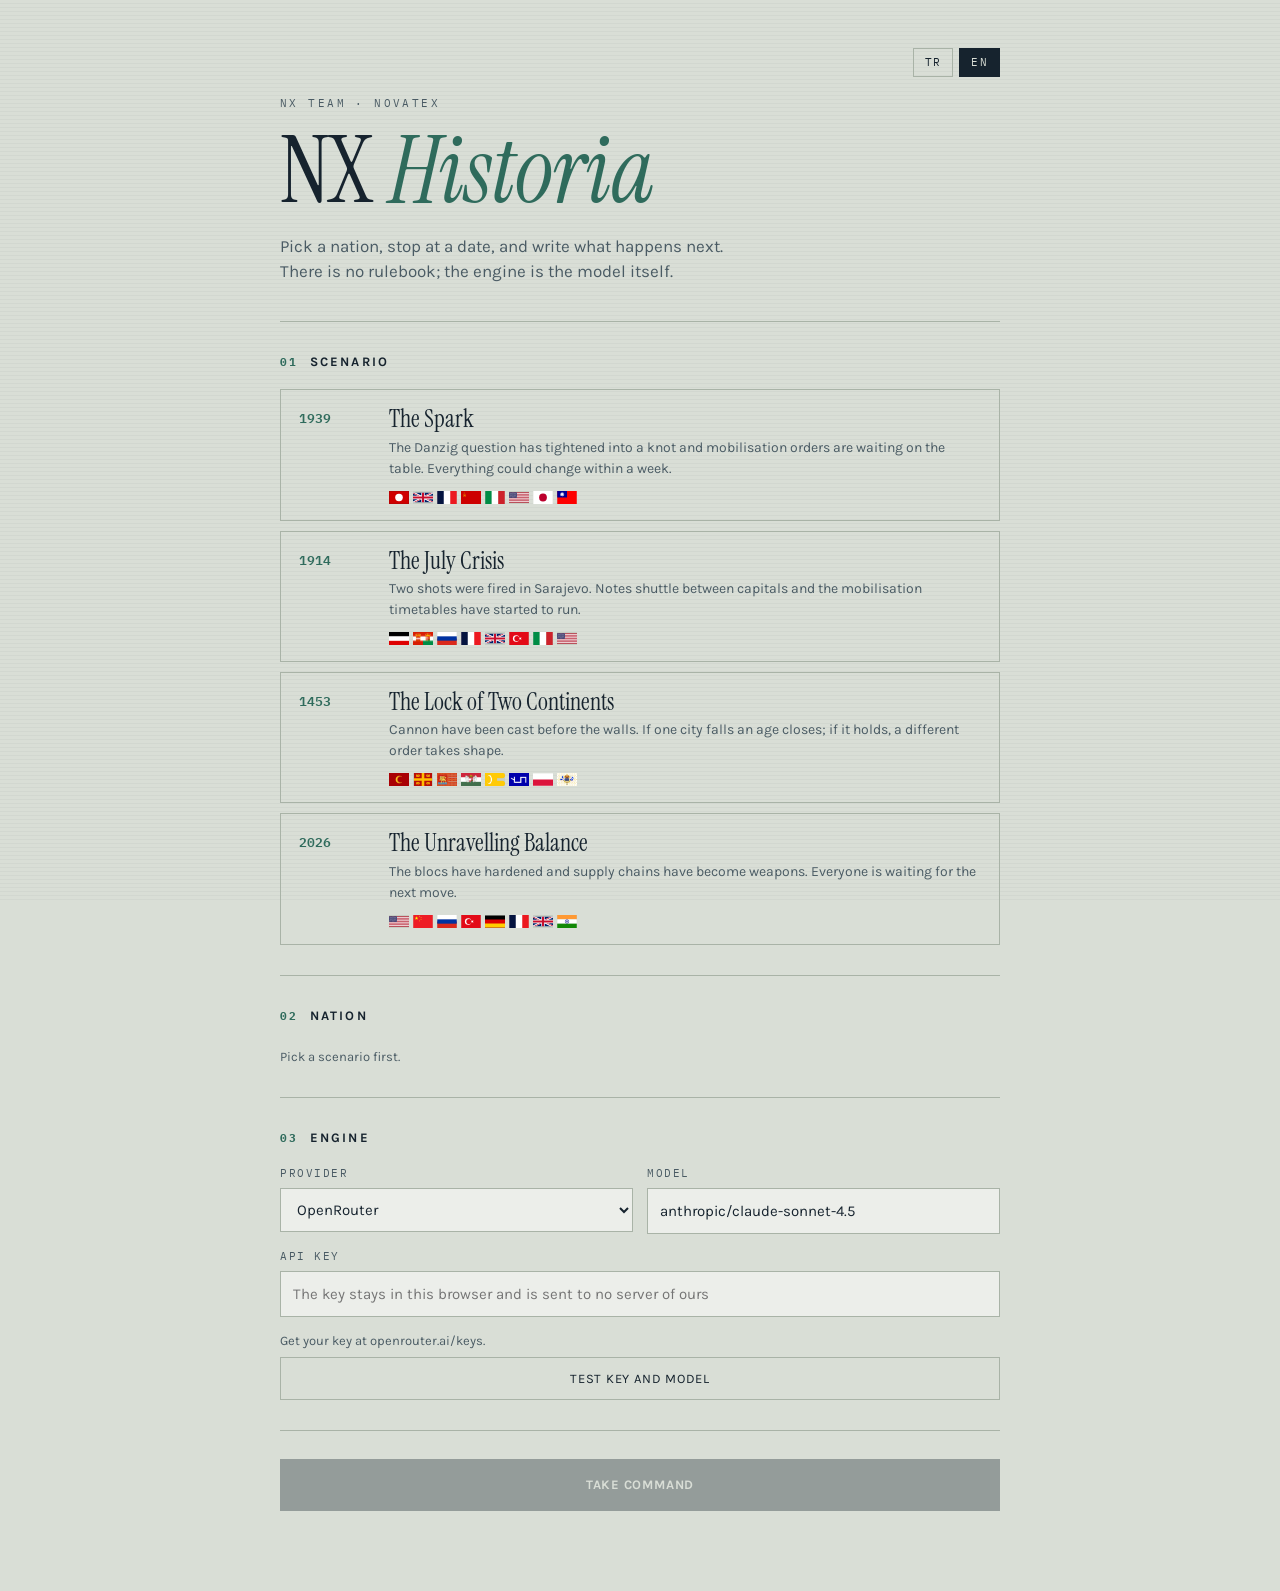
<file: index.html>
<!DOCTYPE html>
<html lang="tr">
<head>
<meta charset="utf-8">
<meta name="viewport" content="width=device-width, initial-scale=1, viewport-fit=cover">
<title>NX Historia — Alternatif tarih kum havuzu</title>
<meta name="description" content="Bir ülke ve bir tarih seç, emirlerini kendi cümlelerinle yaz, dünyanın nasıl değiştiğini gör.">
<link rel="preconnect" href="https://fonts.googleapis.com">
<link rel="preconnect" href="https://fonts.gstatic.com" crossorigin>
<link href="https://fonts.googleapis.com/css2?family=Instrument+Serif:ital@0;1&family=Karla:wght@400;500;700&family=IBM+Plex+Mono:wght@400;500;600&display=swap" rel="stylesheet">
<link rel="icon" href="data:image/svg+xml,%3Csvg xmlns='http://www.w3.org/2000/svg' viewBox='0 0 60 60'%3E%3Crect width='60' height='60' fill='%2316232e'/%3E%3Ctext x='30' y='42' font-family='Georgia,serif' font-size='38' fill='%232f6b5c' text-anchor='middle'%3EH%3C/text%3E%3C/svg%3E">
<link rel="stylesheet" href="assets/css/style.css?v=7">
</head>
<body>

<div id="setup" class="setup">
  <div class="setup-inner">
    <div class="lang-switch" id="langSwitch"></div>
    <header class="setup-head">
      <p class="eyebrow" data-i18n="eyebrow">NX TEAM · NOVATEX</p>
      <h1 class="wordmark">NX <em>Historia</em></h1>
      <p class="lede" data-i18n="lede"></p>
    </header>

    <section class="setup-block">
      <h2 class="block-title"><span class="block-index">01</span> <span data-i18n="blockScenario"></span></h2>
      <div id="scenarioList" class="scenario-list"></div>
    </section>

    <section class="setup-block">
      <h2 class="block-title"><span class="block-index">02</span> <span data-i18n="blockNation"></span></h2>
      <div id="nationList" class="nation-list"></div>
    </section>

    <section class="setup-block">
      <h2 class="block-title"><span class="block-index">03</span> <span data-i18n="blockEngine"></span></h2>
      <div class="field-row">
        <label class="field">
          <span class="field-label" data-i18n="fieldProvider"></span>
          <select id="providerSelect"></select>
        </label>
        <label class="field">
          <span class="field-label" data-i18n="fieldModel"></span>
          <input id="modelInput" type="text" spellcheck="false" autocomplete="off">
        </label>
      </div>
      <label class="field">
        <span class="field-label" data-i18n="fieldApiKey"></span>
        <input id="apiKeyInput" type="password" spellcheck="false" autocomplete="off" data-i18n-placeholder="apiKeyPlaceholder">
      </label>
      <label class="field" id="baseUrlField" hidden>
        <span class="field-label" data-i18n="fieldBaseUrl"></span>
        <input id="baseUrlInput" type="text" spellcheck="false" autocomplete="off" data-i18n-placeholder="baseUrlPlaceholder">
      </label>
      <p id="providerHint" class="hint"></p>
      <button type="button" id="testButton" class="ghost wide" data-i18n="testButton"></button>
      <p id="testResult" class="test-result" hidden></p>
      <div id="modelPanel" class="model-panel" hidden>
        <div class="model-panel-head">
          <h3 data-i18n="modelsTitle"></h3>
          <input type="search" id="modelSearch" data-i18n-placeholder="modelSearch" spellcheck="false">
        </div>
        <div class="model-filters" id="modelFilters">
          <button type="button" data-filter="all" class="is-active" data-i18n="filterAll"></button>
          <button type="button" data-filter="free" data-i18n="filterFree"></button>
          <button type="button" data-filter="paid" data-i18n="filterPaid"></button>
        </div>
        <div id="modelList" class="model-list"></div>
      </div>
    </section>

    <button id="startButton" class="primary" data-i18n="startButton" disabled></button>
    <button id="forceStartButton" class="ghost wide" data-i18n="startAnyway" hidden></button>
    <p id="setupError" class="error" hidden></p>
  </div>
</div>

<main id="game" class="game" hidden>
  <header class="topbar">
    <button class="wordmark-small" id="homeButton" type="button">NX <em>Historia</em></button>
    <div class="topbar-identity" id="topIdentity"></div>
    <div class="clock">
      <span class="clock-year" id="yearLabel">1939</span>
      <span class="clock-turn" id="turnLabel">Tur 0</span>
    </div>
    <div class="topbar-actions">
      <button id="dossierTab" class="tab" type="button" data-i18n="tabDossier"></button>
      <button id="mapTab" class="tab is-active" type="button" data-i18n="tabMap"></button>
      <button id="feedTab" class="tab" type="button" data-i18n="tabFeed"></button>
      <button id="languageButton" class="icon-button lang-button" type="button" data-i18n-label="languageLabel">EN</button>
      <button id="settingsButton" class="icon-button" type="button" data-i18n-label="settingsLabel">⚙</button>
    </div>
  </header>

  <div class="stage">
    <aside class="rail rail-left" id="dossierPanel">
      <div class="dossier-head">
        <div id="playerFlag"></div>
        <div>
          <h2 id="playerName">—</h2>
          <p id="playerLeader" class="sub">—</p>
        </div>
      </div>
      <div class="gauges" id="gauges"></div>
      <h3 class="rail-title" data-i18n="relationsTitle"></h3>
      <ul class="relations" id="relations"></ul>
      <h3 class="rail-title" data-i18n="territoriesTitle"></h3>
      <p class="territory-count" id="territoryCount">—</p>
    </aside>

    <section class="map-wrap" id="mapPanel">
      <div id="mapHost" class="map-host"></div>
      <div class="map-legend" id="mapLegend"></div>
      <div class="map-controls">
        <button type="button" data-zoom="in" data-i18n-label="zoomIn">+</button>
        <button type="button" data-zoom="out" data-i18n-label="zoomOut">−</button>
        <button type="button" data-zoom="reset" data-i18n-label="zoomReset">⤢</button>
      </div>
      <div class="map-tooltip" id="mapTooltip" hidden></div>
    </section>

    <aside class="rail rail-right" id="feedPanel">
      <h3 class="rail-title" data-i18n="feedTitle"></h3>
      <div class="feed" id="feed"></div>
    </aside>
  </div>

  <form class="console" id="commandForm">
    <div class="console-mark" data-i18n="consoleMark"></div>
    <textarea id="commandInput" rows="1" data-i18n-placeholder="commandPlaceholder" spellcheck="false"></textarea>
    <div class="console-actions">
      <button type="button" id="waitButton" class="ghost" data-i18n="waitButton"></button>
      <button type="submit" id="sendButton" class="primary compact" data-i18n="sendButton"></button>
    </div>
  </form>

  <div class="thinking" id="thinking" hidden>
    <div class="thinking-bar"></div>
    <span id="thinkingLabel"></span>
  </div>
</main>

<dialog id="settingsDialog" class="dialog">
  <h2 data-i18n="settingsTitle"></h2>
  <label class="field">
    <span class="field-label" data-i18n="fieldProvider"></span>
    <select id="settingsProvider"></select>
  </label>
  <label class="field">
    <span class="field-label" data-i18n="fieldModel"></span>
    <input id="settingsModel" type="text" spellcheck="false">
  </label>
  <label class="field">
    <span class="field-label" data-i18n="fieldApiKey"></span>
    <input id="settingsKey" type="password" spellcheck="false">
  </label>
  <label class="field" id="settingsBaseField" hidden>
    <span class="field-label" data-i18n="fieldBaseUrl"></span>
    <input id="settingsBaseUrl" type="text" spellcheck="false">
  </label>
  <div class="dialog-actions">
    <button type="button" id="resetGame" class="ghost danger" data-i18n="endGame"></button>
    <button type="button" id="settingsSave" class="primary compact" data-i18n="saveButton"></button>
  </div>
</dialog>

<script type="module" src="assets/js/app.js?v=7"></script>
</body>
</html>
</file>
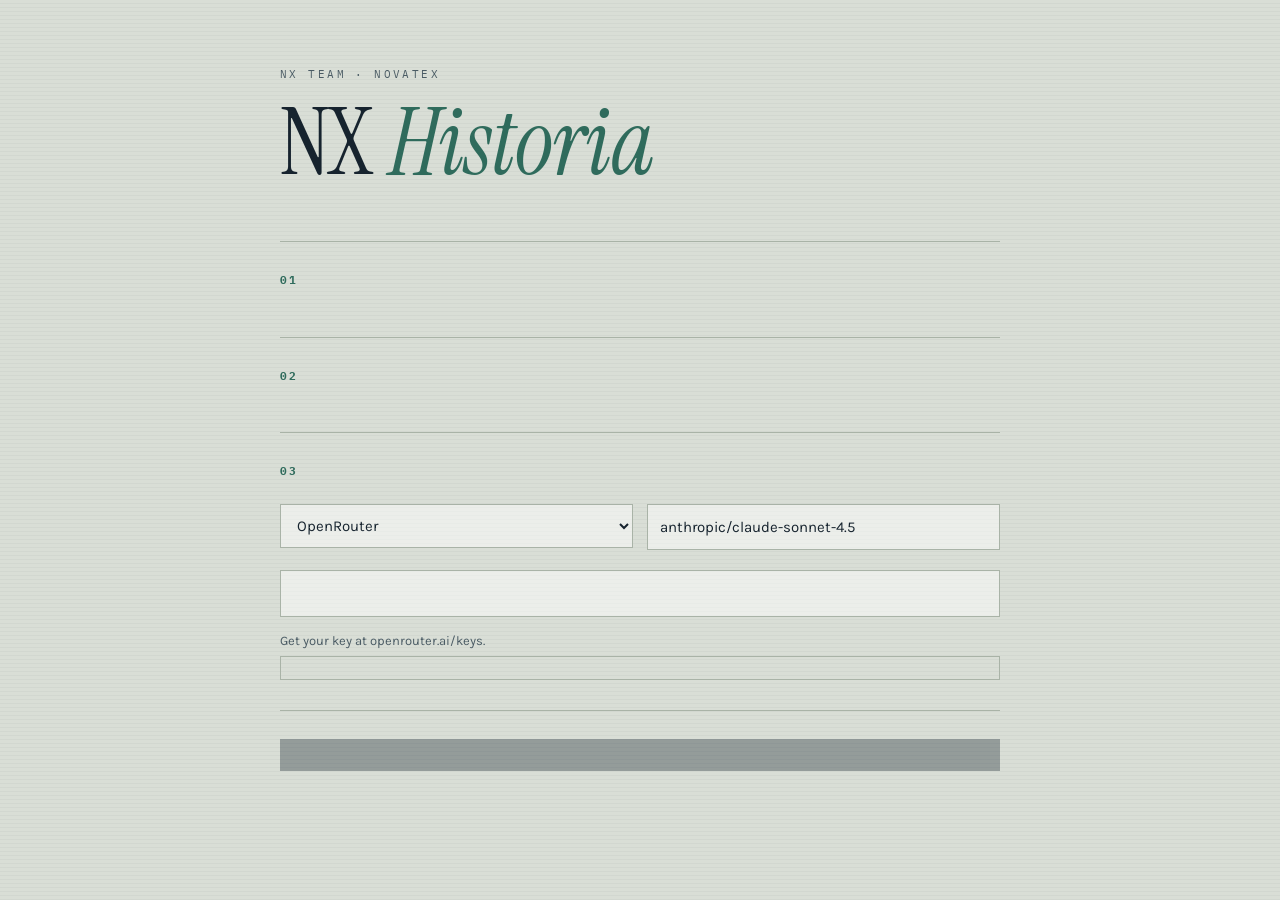
<file: en.html>
<!DOCTYPE html>
<html lang="en">
<head>
<meta charset="utf-8">
<title>NX Historia — English</title>
<link rel="canonical" href="index.html?lang=en">
<meta http-equiv="refresh" content="0; url=index.html?lang=en">
</head>
<body>
<p><a href="index.html?lang=en">NX Historia — go to the English version</a></p>
</body>
</html>
</file>
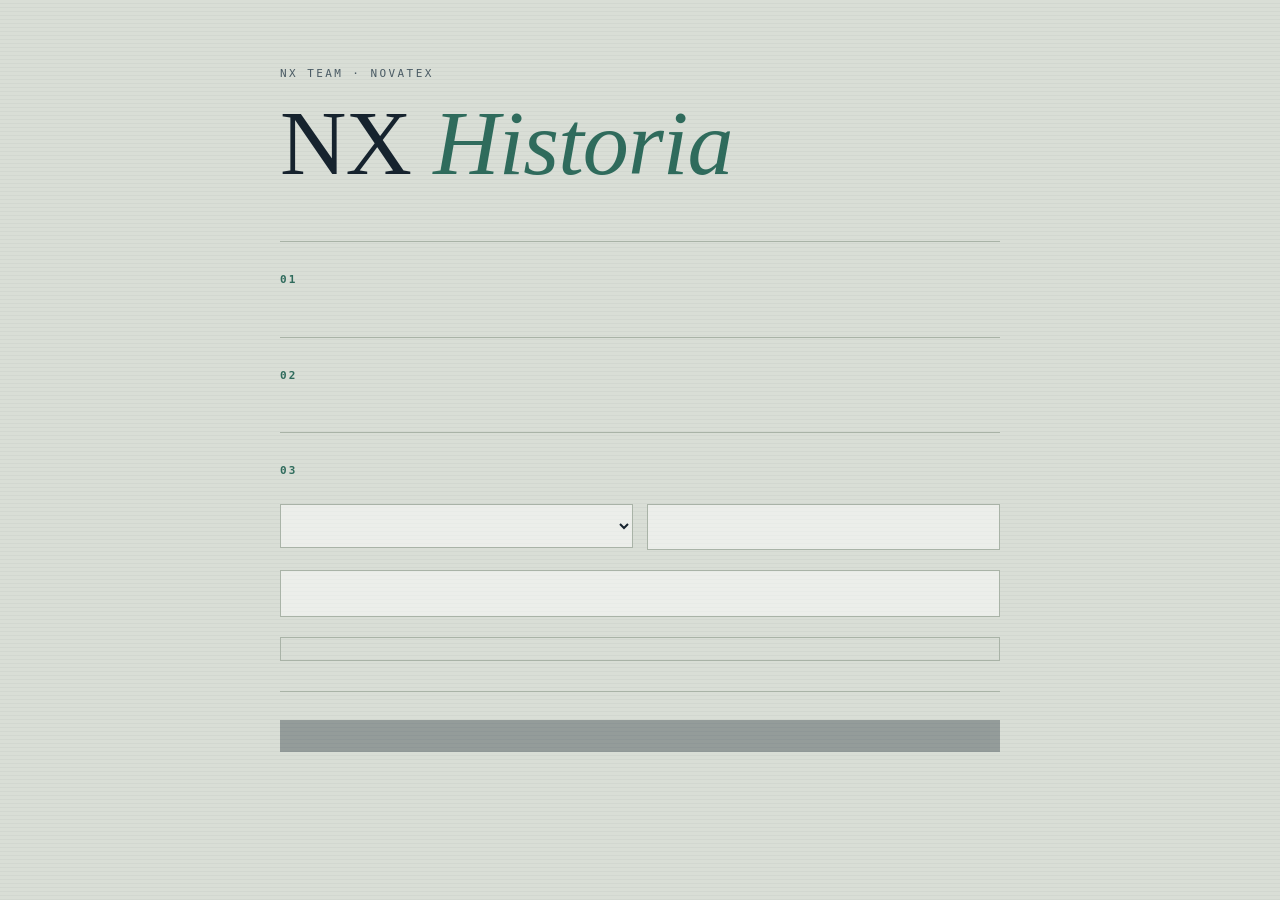
<file: tr.html>
<!DOCTYPE html>
<html lang="tr">
<head>
<meta charset="utf-8">
<title>NX Historia — Türkçe</title>
<link rel="canonical" href="index.html?lang=tr">
<meta http-equiv="refresh" content="0; url=index.html?lang=tr">
</head>
<body>
<p><a href="index.html?lang=tr">NX Historia — Türkçe sürüme geç</a></p>
</body>
</html>
</file>
<file: assets/css/style.css>
:root {
  --paper: #d9ded6;
  --paper-deep: #c7cec3;
  --paper-line: #a9b3a7;
  --ink: #16232e;
  --ink-soft: #4a5b64;
  --verdigris: #2f6b5c;
  --oxide: #a6402f;
  --brass: #a8802f;
  --sea: #b9c6c8;
  --display: "Instrument Serif", Georgia, serif;
  --body: "Karla", system-ui, sans-serif;
  --mono: "IBM Plex Mono", ui-monospace, monospace;
  --rail: 300px;
}

* { box-sizing: border-box; }

[hidden] { display: none !important; }

html, body {
  margin: 0;
  height: 100%;
  background: var(--paper);
  color: var(--ink);
  font-family: var(--body);
  font-size: 15px;
  line-height: 1.5;
}

body {
  background-image:
    repeating-linear-gradient(0deg, rgba(22, 35, 46, 0.035) 0 1px, transparent 1px 4px);
}

button, input, select, textarea {
  font: inherit;
  color: inherit;
}

.eyebrow {
  font-family: var(--mono);
  font-size: 11px;
  letter-spacing: 0.22em;
  text-transform: uppercase;
  color: var(--ink-soft);
  margin: 0 0 18px;
}

.wordmark {
  font-family: var(--display);
  font-size: clamp(46px, 11vw, 92px);
  line-height: 0.92;
  font-weight: 400;
  margin: 0;
  letter-spacing: -0.01em;
}

.wordmark em {
  font-style: italic;
  color: var(--verdigris);
}

.lede {
  max-width: 46ch;
  margin: 20px 0 0;
  font-size: 17px;
  color: var(--ink-soft);
}

.setup {
  min-height: 100%;
  display: flex;
  justify-content: center;
  padding: 48px 20px 80px;
}

.setup-inner {
  width: 100%;
  max-width: 720px;
}

.setup-head {
  padding-bottom: 36px;
  border-bottom: 1px solid var(--paper-line);
}

.setup-block {
  padding: 30px 0;
  border-bottom: 1px solid var(--paper-line);
}

.block-title {
  font-family: var(--body);
  font-size: 13px;
  font-weight: 700;
  letter-spacing: 0.16em;
  text-transform: uppercase;
  margin: 0 0 18px;
  display: flex;
  align-items: baseline;
  gap: 12px;
}

.block-index {
  font-family: var(--mono);
  font-size: 11px;
  color: var(--verdigris);
}

.scenario-list {
  display: grid;
  gap: 10px;
}

.scenario-card {
  text-align: left;
  background: transparent;
  border: 1px solid var(--paper-line);
  padding: 16px 18px;
  cursor: pointer;
  display: grid;
  grid-template-columns: 74px 1fr;
  gap: 16px;
  align-items: start;
  transition: border-color 0.15s, background 0.15s;
}

.scenario-card:hover { border-color: var(--ink); }

.scenario-card.is-active {
  border-color: var(--verdigris);
  background: rgba(47, 107, 92, 0.09);
}

.scenario-year {
  font-family: var(--mono);
  font-size: 13px;
  font-weight: 600;
  color: var(--verdigris);
  padding-top: 3px;
}

.scenario-card h3 {
  font-family: var(--display);
  font-weight: 400;
  font-size: 24px;
  margin: 0 0 4px;
  line-height: 1.1;
}

.scenario-card p {
  margin: 0;
  font-size: 14px;
  color: var(--ink-soft);
}

.nation-list {
  display: grid;
  grid-template-columns: repeat(auto-fill, minmax(190px, 1fr));
  gap: 8px;
}

.nation-chip {
  background: rgba(255, 255, 255, 0.34);
  border: 1px solid var(--paper-line);
  padding: 7px 14px 7px 7px;
  cursor: pointer;
  display: inline-flex;
  align-items: center;
  gap: 9px;
  font-size: 14px;
}

.nation-chip:hover { border-color: var(--ink); }

.nation-chip.is-active {
  border-color: var(--ink);
  background: var(--ink);
  color: var(--paper);
}

.swatch {
  width: 12px;
  height: 12px;
  display: inline-block;
  border: 1px solid rgba(22, 35, 46, 0.35);
  flex: none;
}

.flag {
  width: 24px;
  height: 16px;
  display: block;
  flex: none;
  object-fit: fill;
  background: var(--paper-deep);
  box-shadow: 0 0 0 0.5px rgba(22, 35, 46, 0.35), 0 1px 2px rgba(22, 35, 46, 0.24);
}

.flag-lg {
  width: 46px;
  height: 31px;
}

.flag-sm {
  width: 18px;
  height: 12px;
}

.scenario-flags {
  display: flex;
  gap: 4px;
  margin-top: 12px;
  flex-wrap: wrap;
}

.scenario-flags .flag {
  width: 20px;
  height: 13px;
  box-shadow: none;
}

.field {
  display: block;
  margin-bottom: 14px;
}

.field-row {
  display: flex;
  gap: 14px;
}

.field-row .field { flex: 1; min-width: 0; }

.field-label {
  display: block;
  font-family: var(--mono);
  font-size: 11px;
  letter-spacing: 0.14em;
  text-transform: uppercase;
  color: var(--ink-soft);
  margin-bottom: 6px;
}

input, select, textarea {
  width: 100%;
  background: rgba(255, 255, 255, 0.5);
  border: 1px solid var(--paper-line);
  padding: 11px 12px;
  border-radius: 0;
  font-size: 15px;
}

input:focus, select:focus, textarea:focus {
  outline: 2px solid var(--verdigris);
  outline-offset: -1px;
  border-color: var(--verdigris);
}

.hint {
  font-size: 13px;
  color: var(--ink-soft);
  margin: 4px 0 0;
}

.hint a { color: var(--verdigris); }

.primary {
  background: var(--ink);
  color: var(--paper);
  border: 1px solid var(--ink);
  padding: 15px 26px;
  cursor: pointer;
  font-weight: 700;
  letter-spacing: 0.06em;
  text-transform: uppercase;
  font-size: 13px;
  width: 100%;
  margin-top: 28px;
}

.primary.compact {
  width: auto;
  margin: 0;
  padding: 11px 20px;
}

.primary:disabled {
  opacity: 0.35;
  cursor: not-allowed;
}

.ghost {
  background: transparent;
  border: 1px solid var(--paper-line);
  padding: 11px 18px;
  cursor: pointer;
  font-size: 13px;
  letter-spacing: 0.06em;
  text-transform: uppercase;
}

.ghost:hover { border-color: var(--ink); }
.ghost.danger { color: var(--oxide); border-color: rgba(166, 64, 47, 0.5); }

.error {
  color: var(--oxide);
  font-size: 14px;
  margin-top: 14px;
  font-family: var(--mono);
}

.game {
  height: 100%;
  display: grid;
  grid-template-rows: auto 1fr auto;
}

.topbar {
  display: flex;
  flex-wrap: wrap;
  align-items: center;
  gap: 12px;
  padding: 10px 16px;
  border-bottom: 1px solid var(--paper-line);
  background: var(--paper);
}

.wordmark-small {
  font-family: var(--display);
  font-size: 21px;
  background: none;
  border: 0;
  padding: 0;
  cursor: pointer;
}

.wordmark-small em { font-style: italic; color: var(--verdigris); }

.topbar-identity {
  display: flex;
  align-items: center;
  gap: 9px;
  font-weight: 700;
  font-size: 14px;
  padding-left: 14px;
  border-left: 1px solid var(--paper-line);
  min-width: 0;
}

.topbar-identity span {
  overflow: hidden;
  text-overflow: ellipsis;
  white-space: nowrap;
}

.clock {
  margin-left: auto;
  text-align: center;
  line-height: 1;
}

.clock-year {
  font-family: var(--mono);
  font-size: 26px;
  font-weight: 600;
  letter-spacing: 0.04em;
  display: block;
}

.clock-turn {
  font-family: var(--mono);
  font-size: 10px;
  letter-spacing: 0.14em;
  color: var(--ink-soft);
}

.topbar-actions {
  margin-left: auto;
  display: flex;
  gap: 6px;
  align-items: center;
}

.tab {
  display: none;
  background: transparent;
  border: 1px solid var(--paper-line);
  padding: 7px 12px;
  font-size: 12px;
  letter-spacing: 0.08em;
  text-transform: uppercase;
  cursor: pointer;
}

.tab.is-active { background: var(--ink); color: var(--paper); border-color: var(--ink); }

.icon-button {
  background: transparent;
  border: 1px solid var(--paper-line);
  width: 34px;
  height: 34px;
  cursor: pointer;
  font-size: 15px;
}

.stage {
  display: grid;
  grid-template-columns: var(--rail) 1fr var(--rail);
  min-height: 0;
}

.rail {
  overflow-y: auto;
  padding: 18px 16px 24px;
  border-right: 1px solid var(--paper-line);
}

.rail-right { border-right: 0; border-left: 1px solid var(--paper-line); }

.rail-title {
  font-family: var(--mono);
  font-size: 10px;
  letter-spacing: 0.2em;
  text-transform: uppercase;
  color: var(--ink-soft);
  margin: 26px 0 10px;
  padding-bottom: 6px;
  border-bottom: 1px solid var(--paper-line);
}

.dossier-head {
  display: flex;
  gap: 12px;
  align-items: center;
}

.dossier-head .flag { width: 46px; height: 31px; }

.dossier-head h2 {
  font-family: var(--display);
  font-weight: 400;
  font-size: 27px;
  margin: 0;
  line-height: 1.05;
}

.sub {
  margin: 2px 0 0;
  font-size: 13px;
  color: var(--ink-soft);
}

.gauges { margin-top: 20px; display: grid; gap: 13px; }

.gauge-label {
  display: flex;
  justify-content: space-between;
  font-family: var(--mono);
  font-size: 11px;
  letter-spacing: 0.1em;
  text-transform: uppercase;
  margin-bottom: 5px;
}

.gauge-track {
  height: 7px;
  background: rgba(22, 35, 46, 0.12);
}

.gauge-fill {
  height: 100%;
  background: var(--verdigris);
  transition: width 0.5s ease;
}

.gauge-fill.is-low { background: var(--oxide); }
.gauge-fill.is-mid { background: var(--brass); }

.relations {
  list-style: none;
  margin: 0;
  padding: 0;
  display: grid;
  gap: 7px;
}

.relations li {
  display: grid;
  grid-template-columns: 1fr auto;
  align-items: center;
  gap: 8px;
  font-size: 13px;
}

.relation-name {
  display: flex;
  align-items: center;
  gap: 8px;
  min-width: 0;
}

.relation-name span {
  overflow: hidden;
  text-overflow: ellipsis;
  white-space: nowrap;
}

.relation-value {
  font-family: var(--mono);
  font-size: 12px;
  font-weight: 600;
}

.relation-value.is-friendly { color: var(--verdigris); }
.relation-value.is-hostile { color: var(--oxide); }

.territory-count {
  font-family: var(--mono);
  font-size: 13px;
  margin: 0;
}

.map-wrap {
  position: relative;
  overflow: hidden;
  background: var(--paper);
}

.map-host { width: 100%; height: 100%; }
.map-host svg { width: 100%; height: 100%; display: block; touch-action: none; cursor: grab; }
.map-host svg.is-dragging { cursor: grabbing; }

.sphere {
  fill: #a9bfc4;
  stroke: rgba(22, 35, 46, 0.45);
  stroke-width: 1;
  vector-effect: non-scaling-stroke;
}

.graticule {
  fill: none;
  stroke: rgba(22, 35, 46, 0.16);
  stroke-width: 0.5;
  vector-effect: non-scaling-stroke;
}

.land {
  stroke: rgba(22, 35, 46, 0.45);
  stroke-width: 0.5;
  vector-effect: non-scaling-stroke;
  transition: fill 0.6s ease;
}

.land.is-player { stroke: var(--ink); stroke-width: 1.6; }

.land.region { stroke-width: 0.4; }

.land.region.is-player { stroke-width: 0.9; }

@keyframes flash {
  0%, 100% { opacity: 1; }
  20%, 60% { opacity: 0.25; }
}

.land.is-changed {
  animation: flash 1.5s ease-out 2;
  stroke: var(--brass);
  stroke-width: 1.2;
}

.map-legend {
  position: absolute;
  left: 12px;
  bottom: 12px;
  background: rgba(217, 222, 214, 0.92);
  border: 1px solid var(--paper-line);
  padding: 9px 11px;
  display: grid;
  gap: 5px;
  max-height: 42%;
  overflow-y: auto;
  font-size: 12px;
}

.legend-row { display: flex; align-items: center; gap: 7px; }

.map-controls {
  position: absolute;
  right: 12px;
  top: 12px;
  display: grid;
  gap: 5px;
}

.map-controls button {
  width: 32px;
  height: 32px;
  background: rgba(217, 222, 214, 0.92);
  border: 1px solid var(--paper-line);
  cursor: pointer;
  font-size: 15px;
}

.map-tooltip {
  position: absolute;
  pointer-events: none;
  background: var(--ink);
  color: var(--paper);
  font-family: var(--mono);
  font-size: 11px;
  padding: 4px 8px;
  transform: translate(-50%, -140%);
  white-space: nowrap;
}

.feed { display: grid; gap: 14px; }

.dispatch {
  border: 1px solid var(--paper-line);
  background: rgba(255, 255, 255, 0.42);
  padding: 0 0 13px;
  position: relative;
}

.dispatch::before {
  content: "";
  display: block;
  height: 6px;
  background-image: radial-gradient(circle at 4px 3px, var(--paper) 2.4px, transparent 2.6px);
  background-size: 8px 6px;
  border-bottom: 1px solid var(--paper-line);
}

.dispatch-head {
  font-family: var(--mono);
  font-size: 10px;
  letter-spacing: 0.14em;
  text-transform: uppercase;
  color: var(--ink-soft);
  padding: 9px 13px 0;
  display: flex;
  justify-content: space-between;
  gap: 8px;
}

.dispatch h4 {
  font-family: var(--display);
  font-weight: 400;
  font-size: 20px;
  line-height: 1.15;
  margin: 6px 13px 5px;
}

.dispatch p {
  margin: 0 13px;
  font-size: 14px;
}

.dispatch.tone-war { border-left: 3px solid var(--oxide); }
.dispatch.tone-alliance { border-left: 3px solid var(--verdigris); }
.dispatch.tone-crisis { border-left: 3px solid var(--brass); }
.dispatch.tone-player { border-left: 3px solid var(--ink); background: rgba(22, 35, 46, 0.05); }

.console {
  display: flex;
  align-items: flex-end;
  gap: 12px;
  padding: 12px 16px;
  border-top: 1px solid var(--paper-line);
  background: var(--paper);
}

.console-mark {
  font-family: var(--mono);
  font-size: 10px;
  letter-spacing: 0.2em;
  color: var(--verdigris);
  padding-bottom: 14px;
}

.console textarea {
  resize: none;
  max-height: 148px;
  min-height: 46px;
  background: rgba(255, 255, 255, 0.6);
}

.console-actions { display: flex; gap: 8px; }

.thinking {
  position: fixed;
  left: 0;
  right: 0;
  bottom: 0;
  background: var(--ink);
  color: var(--paper);
  font-family: var(--mono);
  font-size: 12px;
  letter-spacing: 0.12em;
  text-transform: uppercase;
  padding: 12px 16px;
  display: flex;
  align-items: center;
  gap: 14px;
}

.thinking-bar {
  width: 60px;
  height: 2px;
  background: rgba(217, 222, 214, 0.3);
  position: relative;
  overflow: hidden;
  flex: none;
}

.thinking-bar::after {
  content: "";
  position: absolute;
  inset: 0;
  width: 40%;
  background: var(--brass);
  animation: sweep 1.1s linear infinite;
}

@keyframes sweep {
  from { transform: translateX(-100%); }
  to { transform: translateX(250%); }
}

.dialog {
  border: 1px solid var(--ink);
  background: var(--paper);
  padding: 24px;
  width: min(440px, 92vw);
  color: var(--ink);
}

.dialog::backdrop { background: rgba(22, 35, 46, 0.55); }

.dialog h2 {
  font-family: var(--display);
  font-weight: 400;
  font-size: 28px;
  margin: 0 0 18px;
}

.dialog-actions {
  display: flex;
  justify-content: space-between;
  gap: 10px;
  margin-top: 20px;
}

@media (prefers-reduced-motion: reduce) {
  * { animation: none !important; transition: none !important; }
}

@media (max-width: 900px) {
  .tab { display: inline-block; flex: 1; }
  .topbar-actions { order: 5; width: 100%; margin-left: 0; }
  .clock { margin-left: auto; text-align: right; }
  .clock-year { font-size: 19px; }
  .wordmark-small { font-size: 18px; }
  .topbar-identity { padding-left: 10px; }
  .nation-list { grid-template-columns: 1fr; }
  .stage { grid-template-columns: 1fr; }
  .rail { display: none; border: 0; }
  .rail.is-visible { display: block; }
  .map-wrap { display: none; }
  .map-wrap.is-visible { display: block; }
  .map-legend { max-height: 168px; font-size: 11px; padding: 7px 9px; gap: 4px; background: rgba(217, 222, 214, 0.9); }
  .map-legend .flag { width: 15px; height: 10px; }
  .scenario-card { grid-template-columns: 52px 1fr; gap: 12px; padding: 14px; }
  .console-mark { display: none; }
  .setup { padding: 32px 18px 60px; }
}

.lang-switch {
  display: flex;
  gap: 6px;
  justify-content: flex-end;
  margin-bottom: 18px;
}

.lang-option {
  background: transparent;
  border: 1px solid var(--paper-line);
  padding: 5px 11px;
  font-family: var(--mono);
  font-size: 11px;
  letter-spacing: 0.12em;
  cursor: pointer;
}

.lang-option.is-active {
  background: var(--ink);
  color: var(--paper);
  border-color: var(--ink);
}

.lang-button {
  font-family: var(--mono);
  font-size: 11px;
  letter-spacing: 0.08em;
}

.ghost.wide {
  width: 100%;
  margin-top: 6px;
}

.test-result {
  font-family: var(--mono);
  font-size: 12px;
  margin: 10px 0 0;
  padding: 9px 11px;
  border-left: 3px solid var(--paper-line);
  background: rgba(255, 255, 255, 0.45);
}

.test-result.is-ok { border-left-color: var(--verdigris); }
.test-result.is-error { border-left-color: var(--oxide); color: var(--oxide); }
.test-result.is-busy { border-left-color: var(--brass); }

.model-panel {
  margin-top: 16px;
  border: 1px solid var(--paper-line);
  background: rgba(255, 255, 255, 0.4);
}

.model-panel-head {
  display: flex;
  align-items: center;
  gap: 10px;
  padding: 10px 12px;
  border-bottom: 1px solid var(--paper-line);
}

.model-panel-head h3 {
  font-family: var(--mono);
  font-size: 10px;
  letter-spacing: 0.2em;
  text-transform: uppercase;
  color: var(--ink-soft);
  margin: 0;
  flex: none;
}

.model-panel-head input {
  padding: 7px 9px;
  font-size: 13px;
}

.model-list {
  max-height: 260px;
  overflow-y: auto;
}

.model-row {
  display: grid;
  grid-template-columns: 1fr auto;
  gap: 10px;
  align-items: center;
  width: 100%;
  text-align: left;
  background: transparent;
  border: 0;
  border-bottom: 1px solid rgba(169, 179, 167, 0.5);
  padding: 9px 12px;
  cursor: pointer;
}

.model-row:hover { background: rgba(47, 107, 92, 0.09); }

.model-row.is-active { background: var(--ink); color: var(--paper); }

.model-id {
  font-family: var(--mono);
  font-size: 12px;
  overflow: hidden;
  text-overflow: ellipsis;
  white-space: nowrap;
}

.model-price {
  font-family: var(--mono);
  font-size: 10px;
  letter-spacing: 0.1em;
  text-transform: uppercase;
  white-space: nowrap;
}

.model-tag { font-weight: 600; }
.model-tag.is-free { color: var(--verdigris); }
.model-tag.is-paid { color: var(--brass); }
.model-row.is-active .model-tag { color: var(--paper); }

.model-filters {
  display: flex;
  gap: 6px;
  padding: 9px 12px;
  border-bottom: 1px solid var(--paper-line);
}

.model-filters button {
  background: transparent;
  border: 1px solid var(--paper-line);
  padding: 5px 12px;
  font-family: var(--mono);
  font-size: 11px;
  letter-spacing: 0.08em;
  text-transform: uppercase;
  cursor: pointer;
}

.model-filters button.is-active {
  background: var(--ink);
  color: var(--paper);
  border-color: var(--ink);
}
</file>
